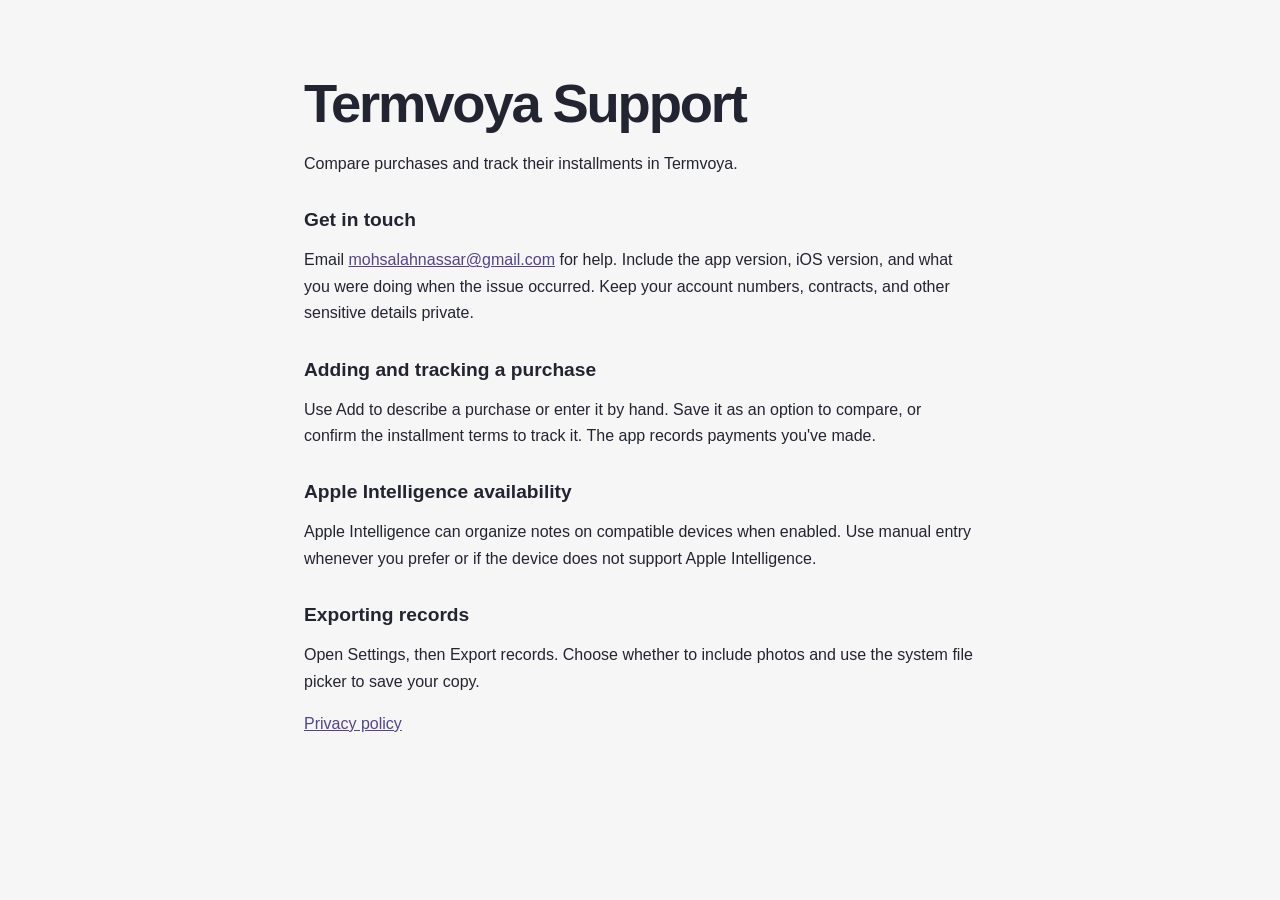
<file: index.html>
<!doctype html>
<html lang="en">
<head>
<meta charset="utf-8">
<meta name="viewport" content="width=device-width, initial-scale=1">
<meta name="color-scheme" content="light dark">
<title>Termvoya Support</title>
<link rel="stylesheet" href="site.css">
</head>
<body>
<main>
  <h1>Termvoya Support</h1>
  <p>Compare purchases and track their installments in Termvoya.</p>
  <h2>Get in touch</h2>
  <p>Email <a href="mailto:mohsalahnassar@gmail.com?subject=Termvoya%20support">mohsalahnassar@gmail.com</a> for help. Include the app version, iOS version, and what you were doing when the issue occurred. Keep your account numbers, contracts, and other sensitive details private.</p>
  <h2>Adding and tracking a purchase</h2>
  <p>Use Add to describe a purchase or enter it by hand. Save it as an option to compare, or confirm the installment terms to track it. The app records payments you've made.</p>
  <h2>Apple Intelligence availability</h2>
  <p>Apple Intelligence can organize notes on compatible devices when enabled. Use manual entry whenever you prefer or if the device does not support Apple Intelligence.</p>
  <h2>Exporting records</h2>
  <p>Open Settings, then Export records. Choose whether to include photos and use the system file picker to save your copy.</p>
  <p><a href="privacy.html">Privacy policy</a></p>
</main>
</body>
</html>
</file>
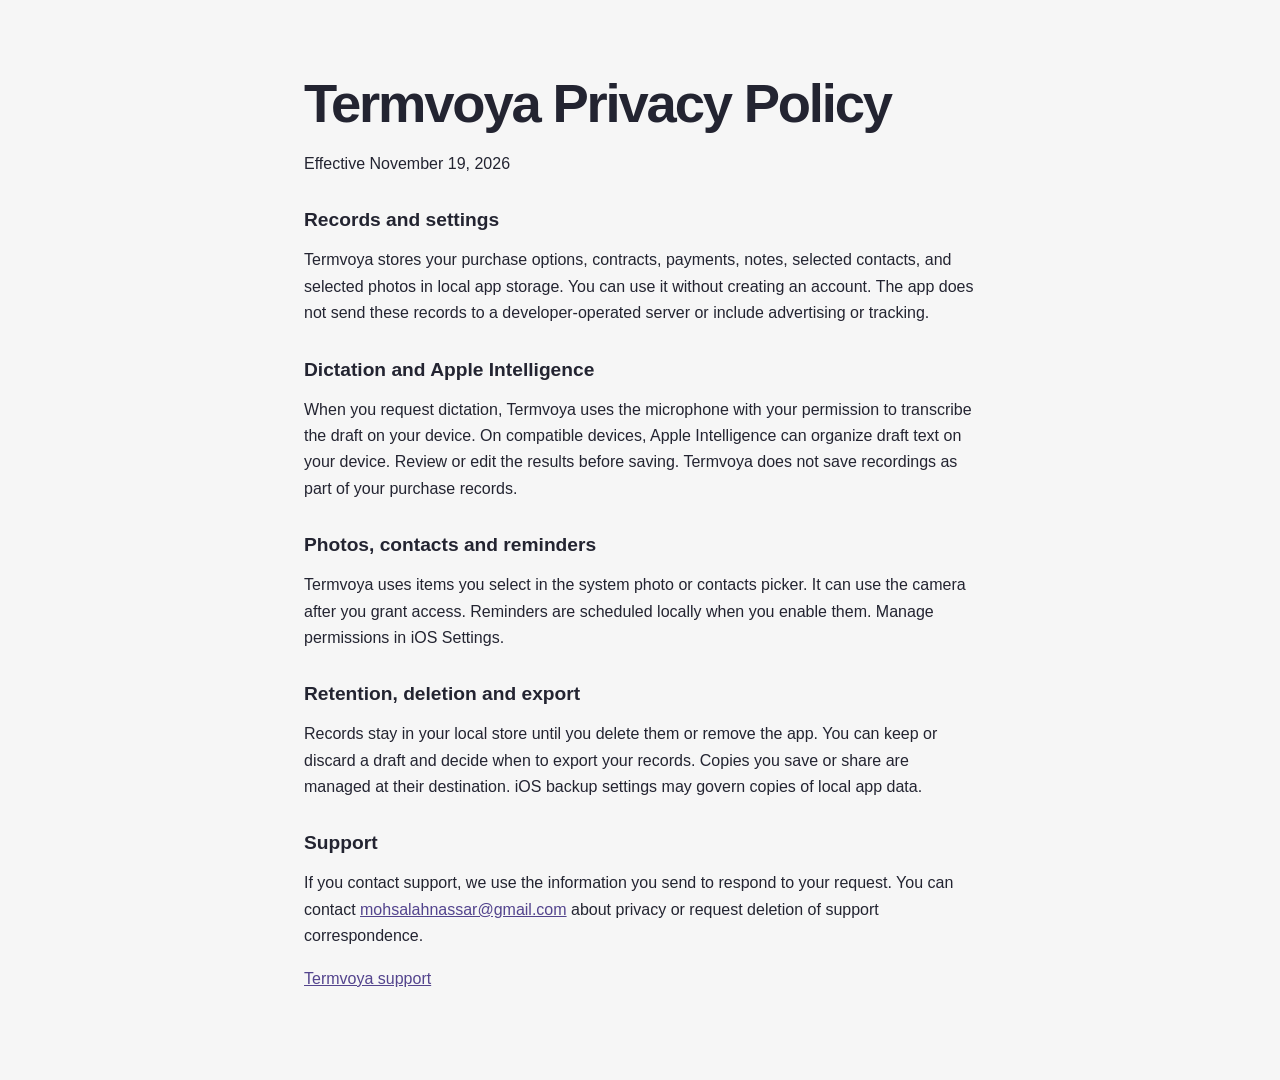
<file: privacy.html>
<!doctype html>
<html lang="en">
<head>
<meta charset="utf-8">
<meta name="viewport" content="width=device-width, initial-scale=1">
<meta name="color-scheme" content="light dark">
<title>Termvoya Privacy Policy</title>
<link rel="stylesheet" href="site.css">
</head>
<body>
<main>
  <h1>Termvoya Privacy Policy</h1>
  <p>Effective November 19, 2026</p>
  <h2>Records and settings</h2>
  <p>Termvoya stores your purchase options, contracts, payments, notes, selected contacts, and selected photos in local app storage. You can use it without creating an account. The app does not send these records to a developer-operated server or include advertising or tracking.</p>
  <h2>Dictation and Apple Intelligence</h2>
  <p>When you request dictation, Termvoya uses the microphone with your permission to transcribe the draft on your device. On compatible devices, Apple Intelligence can organize draft text on your device. Review or edit the results before saving. Termvoya does not save recordings as part of your purchase records.</p>
  <h2>Photos, contacts and reminders</h2>
  <p>Termvoya uses items you select in the system photo or contacts picker. It can use the camera after you grant access. Reminders are scheduled locally when you enable them. Manage permissions in iOS Settings.</p>
  <h2>Retention, deletion and export</h2>
  <p>Records stay in your local store until you delete them or remove the app. You can keep or discard a draft and decide when to export your records. Copies you save or share are managed at their destination. iOS backup settings may govern copies of local app data.</p>
  <h2>Support</h2>
  <p>If you contact support, we use the information you send to respond to your request. You can contact <a href="mailto:mohsalahnassar@gmail.com?subject=Termvoya%20privacy">mohsalahnassar@gmail.com</a> about privacy or request deletion of support correspondence.</p>
  <p><a href="index.html">Termvoya support</a></p>
</main>
</body>
</html>
</file>
<file: site.css>
:root {
  color-scheme: light dark;
  font-family: -apple-system, BlinkMacSystemFont, "Helvetica Neue", sans-serif;
  color: #232431;
  background: #f6f6f6;
}

main {
  max-width: 42rem;
  margin: 0 auto;
  padding: 4rem 1.5rem;
}

h1 {
  margin: 0 0 1rem;
  font-size: clamp(2.25rem, 8vw, 3.4rem);
  letter-spacing: -0.04em;
}

h2 {
  margin-top: 2rem;
  font-size: 1.2rem;
}

p { line-height: 1.65; }
a { color: #53448d; }

@media (prefers-color-scheme: dark) {
  :root { color: #faf8ff; background: #232431; }
  a { color: #d5c9ff; }
}
</file>
